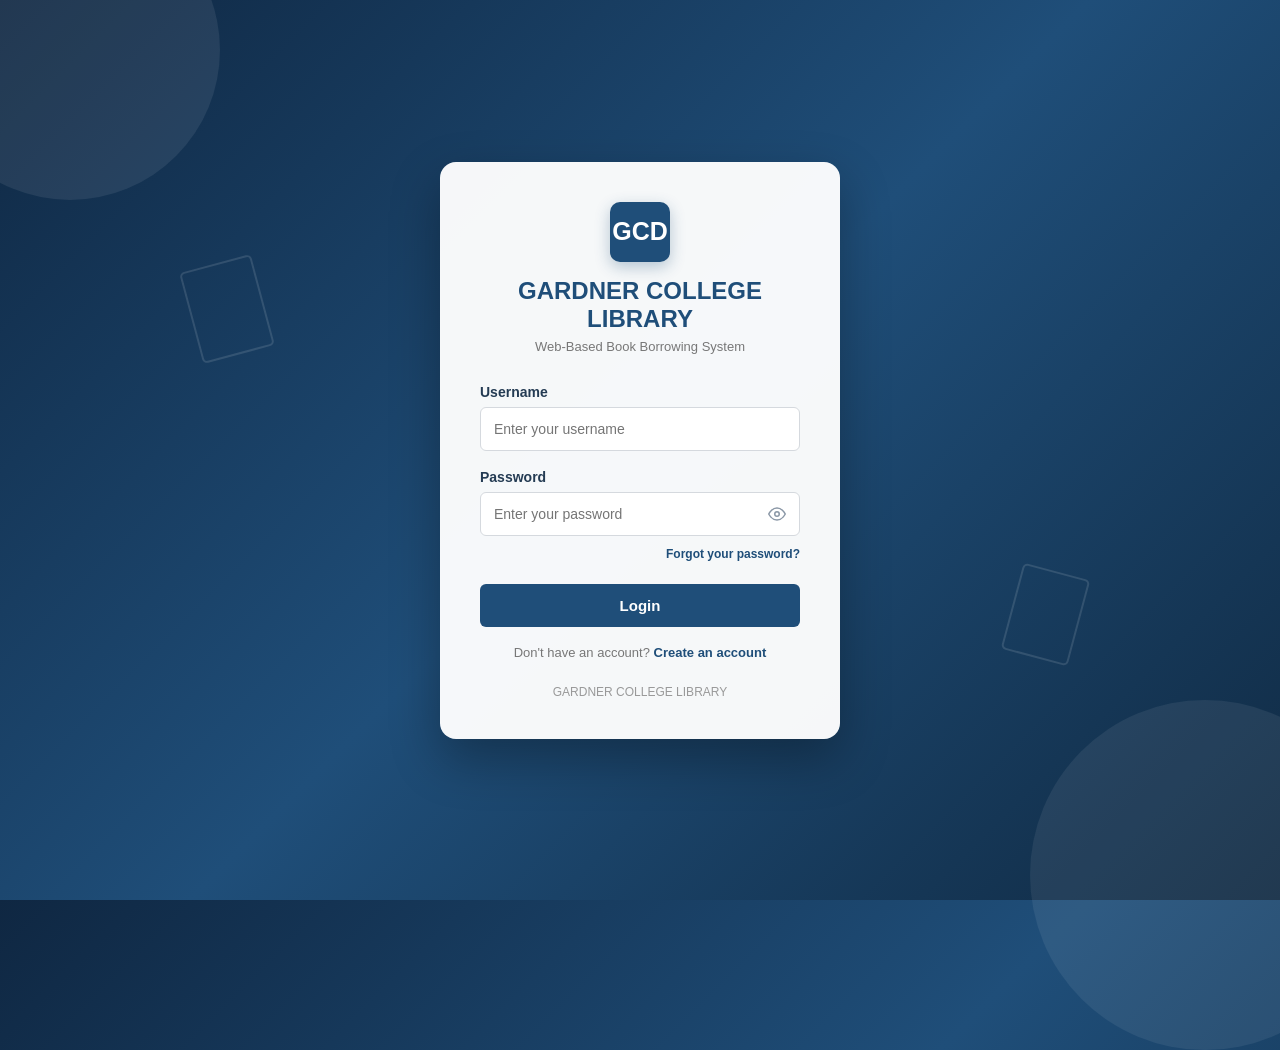
<file: index.html>
<!DOCTYPE html>
<html>

<head>

    <title>GARDNER COLLEGE LIBRARY- Login</title>

    <style>

        * {
            margin: 0;
            padding: 0;
            box-sizing: border-box;
            font-family: Arial, sans-serif;
        }

        body {
            background: linear-gradient(135deg, #0f2742, #1f4e79, #102a43);
            height: 100vh;
            display: flex;
            justify-content: center;
            align-items: center;
            overflow: hidden;
            position: relative;
        }

        /* ANIMATED LIBRARY BACKGROUND */

        body::before {
            content: "";
            position: absolute;
            width: 300px;
            height: 300px;
            background: rgba(255, 255, 255, 0.08);
            border-radius: 50%;
            top: -100px;
            left: -80px;
            animation: float1 8s infinite ease-in-out;
        }

        body::after {
            content: "";
            position: absolute;
            width: 350px;
            height: 350px;
            background: rgba(255, 255, 255, 0.07);
            border-radius: 50%;
            bottom: -150px;
            right: -100px;
            animation: float2 10s infinite ease-in-out;
        }

        @keyframes float1 {

            0% {
                transform: translate(0, 0);
            }

            50% {
                transform: translate(60px, 40px);
            }

            100% {
                transform: translate(0, 0);
            }

        }

        @keyframes float2 {

            0% {
                transform: translate(0, 0);
            }

            50% {
                transform: translate(-50px, -40px);
            }

            100% {
                transform: translate(0, 0);
            }

        }


        /* FLOATING BOOK SHAPES */

        .login-box::before {
            content: "";
            position: absolute;
            width: 70px;
            height: 90px;
            border: 2px solid rgba(255,255,255,0.12);
            border-radius: 5px;
            left: -250px;
            top: 100px;
            transform: rotate(-15deg);
            animation: book1 6s infinite ease-in-out;
        }

        .login-box::after {
            content: "";
            position: absolute;
            width: 65px;
            height: 85px;
            border: 2px solid rgba(255,255,255,0.12);
            border-radius: 5px;
            right: -240px;
            bottom: 80px;
            transform: rotate(15deg);
            animation: book2 7s infinite ease-in-out;
        }

        @keyframes book1 {

            0% {
                transform: translateY(0) rotate(-15deg);
            }

            50% {
                transform: translateY(-35px) rotate(-5deg);
            }

            100% {
                transform: translateY(0) rotate(-15deg);
            }

        }

        @keyframes book2 {

            0% {
                transform: translateY(0) rotate(15deg);
            }

            50% {
                transform: translateY(30px) rotate(25deg);
            }

            100% {
                transform: translateY(0) rotate(15deg);
            }

        }


        .login-box {
            width: 400px;
            background: rgba(255,255,255,0.96);
            padding: 40px;
            border-radius: 16px;
            box-shadow: 0 20px 50px rgba(0,0,0,0.30);
            position: relative;
            z-index: 2;
        }

        .header {
            text-align: center;
            margin-bottom: 30px;
        }

        .logo {
            width: 60px;
            height: 60px;
            background: #1f4e79;
            color: white;
            border-radius: 10px;
            margin: auto;
            display: flex;
            justify-content: center;
            align-items: center;
            font-size: 25px;
            font-weight: bold;
            box-shadow: 0 5px 15px rgba(31,78,121,0.3);
        }

        .header h1 {
            margin-top: 15px;
            color: #1f4e79;
            font-size: 24px;
        }

        .header p {
            color: #777;
            font-size: 13px;
            margin-top: 6px;
        }

        label {
            display: block;
            margin-top: 18px;
            margin-bottom: 7px;
            font-size: 14px;
            font-weight: bold;
            color: #243b53;
        }

        input {
            width: 100%;
            padding: 13px;
            border: 1px solid #d5d9de;
            border-radius: 6px;
            font-size: 14px;
            outline: none;
            transition: 0.3s;
        }

        input:focus {
            border-color: #1f4e79;
            box-shadow: 0 0 0 3px rgba(31,78,121,0.12);
        }

        button {
            width: 100%;
            padding: 13px;
            margin-top: 22px;
            border: none;
            border-radius: 6px;
            background: #1f4e79;
            color: white;
            font-size: 15px;
            font-weight: bold;
            cursor: pointer;
            transition: 0.3s;
        }

        button:hover {
            background: #163a5c;
            transform: translateY(-2px);
            box-shadow: 0 6px 15px rgba(31,78,121,0.3);
        }

        .footer {
            text-align: center;
            margin-top: 25px;
            color: #999;
            font-size: 12px;
        }

.register-text {
    text-align: center;
    margin-top: 18px;
    font-size: 13px;
    color: #777;
}

.register-text a {
    color: #1f4e79;
    font-weight: bold;
    text-decoration: none;
}

.register-text a:hover {
    text-decoration: underline;
}

.password-wrapper {
    position: relative;
}

.password-wrapper input {
    padding-right: 44px;
}

.toggle-password {
    position: absolute;
    right: 6px;
    top: 50%;
    transform: translateY(-50%);

    width: auto;
    margin: 0;
    padding: 6px 8px;

    background: none;
    border: none;
    box-shadow: none;

    font-size: 17px;
    line-height: 1;
    color: #8a97a6;
    cursor: pointer;
}

.toggle-password:hover {
    background: none;
    color: #1f4e79;
    transform: translateY(-50%);
    box-shadow: none;
}

.toggle-password svg {
    display: block;
}

.forgot-row {
    text-align: right;
    margin-top: 8px;
}

.forgot-row a {
    font-size: 12px;
    color: #1f4e79;
    font-weight: bold;
    text-decoration: none;
}

.forgot-row a:hover {
    text-decoration: underline;
}

.reset-subtitle {
    color: #777;
    font-size: 13px;
    margin: -8px 0 4px;
}
    </style>

   


</head>


<body>


    <div class="login-box">

        <div class="header">

            <div class="logo">GCD</div>

            <h1>GARDNER COLLEGE LIBRARY</h1>

            <p>Web-Based Book Borrowing System</p>

        </div>


        <!-- LOGIN VIEW -->
        <div id="loginView">

            <form onsubmit="login(); return false;">

                <label>Username</label>

                <input
                    type="text"
                    id="username"
                    placeholder="Enter your username"
                    required
                >


                <label>Password</label>

                <div class="password-wrapper">

                    <input
                        type="password"
                        id="password"
                        placeholder="Enter your password"
                        required
                    >

                    <button
                        type="button"
                        class="toggle-password"
                        onclick="togglePassword('password', this)"
                    >
                        <svg viewBox="0 0 24 24" width="18" height="18" fill="none" stroke="currentColor" stroke-width="2" stroke-linecap="round" stroke-linejoin="round"><path d="M1 12s4-8 11-8 11 8 11 8-4 8-11 8-11-8-11-8z"></path><circle cx="12" cy="12" r="3"></circle></svg>
                    </button>

                </div>

                <div class="forgot-row">
                    <a href="#" onclick="showReset(); return false;">
                        Forgot your password?
                    </a>
                </div>


                <button type="submit">
                    Login
                </button>

                <p class="register-text">
                    Don't have an account?
                    <a href="register.html">Create an account</a>
                </p>

            </form>

        </div>


        <!-- FORGOT PASSWORD / RESET VIEW -->
        <div id="resetView" style="display: none;">

            <p class="reset-subtitle">
                Enter your username and student ID to verify your
                identity, then set a new password.
            </p>

            <form onsubmit="resetPassword(); return false;">

                <label>Username</label>

                <input
                    type="text"
                    id="resetUsername"
                    placeholder="Enter your username"
                    required
                >


                <label>Student ID</label>

                <input
                    type="text"
                    id="resetStudentId"
                    placeholder="Enter your student ID"
                    required
                >


                <label>New Password</label>

                <div class="password-wrapper">

                    <input
                        type="password"
                        id="newPassword"
                        placeholder="Create a new password"
                        required
                    >

                    <button
                        type="button"
                        class="toggle-password"
                        onclick="togglePassword('newPassword', this)"
                    >
                        <svg viewBox="0 0 24 24" width="18" height="18" fill="none" stroke="currentColor" stroke-width="2" stroke-linecap="round" stroke-linejoin="round"><path d="M1 12s4-8 11-8 11 8 11 8-4 8-11 8-11-8-11-8z"></path><circle cx="12" cy="12" r="3"></circle></svg>
                    </button>

                </div>


                <label>Confirm New Password</label>

                <div class="password-wrapper">

                    <input
                        type="password"
                        id="confirmNewPassword"
                        placeholder="Confirm your new password"
                        required
                    >

                    <button
                        type="button"
                        class="toggle-password"
                        onclick="togglePassword('confirmNewPassword', this)"
                    >
                        <svg viewBox="0 0 24 24" width="18" height="18" fill="none" stroke="currentColor" stroke-width="2" stroke-linecap="round" stroke-linejoin="round"><path d="M1 12s4-8 11-8 11 8 11 8-4 8-11 8-11-8-11-8z"></path><circle cx="12" cy="12" r="3"></circle></svg>
                    </button>

                </div>


                <button type="submit">
                    Reset Password
                </button>

                <p class="register-text">
                    Remembered your password?
                    <a href="#" onclick="showLogin(); return false;">Back to Sign In</a>
                </p>

            </form>

        </div>


        <div class="footer">
            GARDNER COLLEGE LIBRARY
        </div>

    </div>


    <script>

        /* SHOW / HIDE PASSWORD */

        var eyeOpenIcon =
            '<svg viewBox="0 0 24 24" width="18" height="18" fill="none" stroke="currentColor" stroke-width="2" stroke-linecap="round" stroke-linejoin="round"><path d="M1 12s4-8 11-8 11 8 11 8-4 8-11 8-11-8-11-8z"></path><circle cx="12" cy="12" r="3"></circle></svg>';

        var eyeOffIcon =
            '<svg viewBox="0 0 24 24" width="18" height="18" fill="none" stroke="currentColor" stroke-width="2" stroke-linecap="round" stroke-linejoin="round"><path d="M17.94 17.94A10.94 10.94 0 0 1 12 20c-7 0-11-8-11-8a21.8 21.8 0 0 1 5.06-6.06M9.9 4.24A10.94 10.94 0 0 1 12 4c7 0 11 8 11 8a21.77 21.77 0 0 1-2.16 3.19M14.12 14.12a3 3 0 1 1-4.24-4.24"></path><line x1="1" y1="1" x2="23" y2="23"></line></svg>';


        function togglePassword(inputId, button) {

            var input =
                document.getElementById(inputId);


            if (input.type === "password") {

                input.type = "text";
                button.innerHTML = eyeOffIcon;

            }

            else {

                input.type = "password";
                button.innerHTML = eyeOpenIcon;

            }

        }


        /* SWITCH BETWEEN LOGIN AND FORGOT-PASSWORD VIEWS */

        function showReset() {

            document.getElementById("loginView").style.display = "none";
            document.getElementById("resetView").style.display = "block";

        }

        function showLogin() {

            document.getElementById("resetView").style.display = "none";
            document.getElementById("loginView").style.display = "block";

        }


        /* RESET PASSWORD */

        function resetPassword() {

            var username =
                document.getElementById("resetUsername").value;

            var studentid =
                document.getElementById("resetStudentId").value;

            var newPassword =
                document.getElementById("newPassword").value;

            var confirmNewPassword =
                document.getElementById("confirmNewPassword").value;


            if (newPassword != confirmNewPassword) {

                alert("New passwords do not match!");

                return;

            }


            var savedAccount =
                localStorage.getItem("user_" + username);


            if (savedAccount == null) {

                alert("No account found with that username.");

                return;

            }


            var account =
                JSON.parse(savedAccount);


            if (account.studentid != studentid) {

                alert("Student ID does not match our records.");

                return;

            }


            account.password = newPassword;

            localStorage.setItem(
                "user_" + username,
                JSON.stringify(account)
            );


            alert("Password reset successfully! You can now sign in.");

            showLogin();

        }


        function login() {

    var username =
        document.getElementById("username").value;

    var password =
        document.getElementById("password").value;


    /* Check registered student account */

    var savedAccount =
        localStorage.getItem("user_" + username);


    if (savedAccount != null) {

        var account =
            JSON.parse(savedAccount);


        if (account.password == password) {

            /* Accounts created before roles existed default to student */

            if (!account.role) {

                account.role = "student";

            }

            localStorage.setItem(
                "loggedInUser",
                JSON.stringify(account)
            );

            window.location.href = "dashboard.html";

        }

        else {

            alert("Incorrect password!");

        }

        return;

    }


    /* Administrator account */

    if (username == "admin" && password == "12345") {

        localStorage.setItem(
            "loggedInUser",
            JSON.stringify({
                fullname: "Administrator",
                username: "admin",
                role: "admin"
            })
        );

        window.location.href = "dashboard.html";

    }

    else {

        alert("Username or password is incorrect!");

    }

}
    </script>

</body>

</html>
</file>
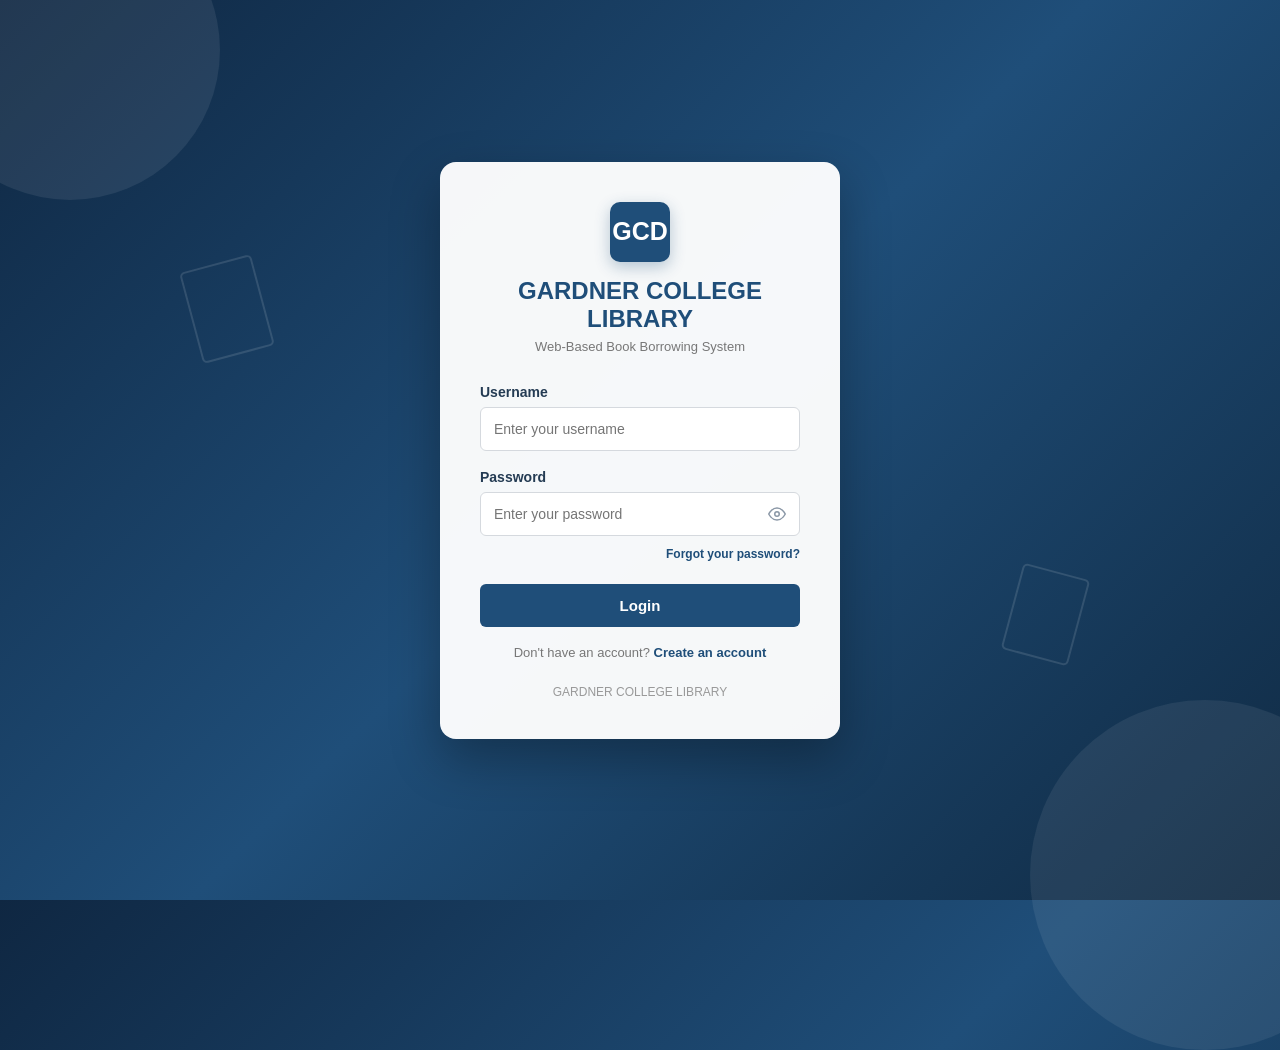
<file: books.html>
<!DOCTYPE html>
<html>
<head>
    <title>Books - BOOKLIB</title>
    <link rel="stylesheet" href="style.css">
</head>

<body>

<div class="dashboard">

    <!-- SIDEBAR -->
    <div class="sidebar">

        <div class="brand">
            <div class="small-logo">B</div>

            <div>
                <h2>BOOKLIB</h2>
                <p>Library System</p>
            </div>
        </div>

        <div class="navigation">

            <p class="nav-title">MAIN MENU</p>

            <a href="dashboard.html" class="nav-link">
                Dashboard
            </a>

            <a href="books.html" class="nav-link active">
                Books
            </a>

            <a href="borrow.html" class="nav-link">
                Borrow Books
            </a>

            <a href="borrowed.html" class="nav-link">
                My Borrowed Books
            </a>

            <a href="history.html" class="nav-link">
                Borrowing History
            </a>

            <p class="nav-title">ACCOUNT</p>

            <a href="profile.html" class="nav-link">
                My Profile
            </a>

            <p class="nav-title admin-only">ADMIN</p>

            <a href="students.html" class="nav-link admin-only">
                Registered Students
            </a>

        </div>

        <div class="sidebar-bottom">
            <a href="index.html" class="logout" onclick="logout(); return false;">
                Log Out
            </a>
        </div>

    </div>


    <!-- MAIN CONTENT -->
    <div class="content">

        <!-- HEADER -->
        <div class="top">

            <div>
                <h1>Books</h1>
                <p>Browse the books available in the library.</p>
            </div>

            <div class="profile">
                <div class="profile-picture">GC</div>

                <div>
                    <strong>Gen Macken Canaria</strong>
                    <p>Student</p>
                </div>
            </div>

        </div>


        <!-- SEARCH -->
        <div class="search-area">

            <div>
                <h2>Find a Book</h2>
                <p>Search for a book by title or author.</p>
            </div>

            <div class="search">
                <input
                    type="text"
                    placeholder="Search by title or author"
                >

                <button>Search</button>
            </div>

        </div>


        <!-- BOOK INFORMATION -->
        <div class="section">

            <div class="section-header">

                <div>
                    <h2>Library Books</h2>
                    <p>Book information will be added after consultation with the librarian.</p>
                </div>

            </div>


            <!-- BOOK TABLE -->
            <div class="book-table-container">

                <table class="book-table">

                    <tr>
                        <th>Book ID</th>
                        <th>Book Title</th>
                        <th>Author</th>
                        <th>Category</th>
                        <th>Available Copies</th>
                        <th>Status</th>
                        <th>Action</th>
                    </tr>

                    <!-- BOOK 1 -->
                    <tr>
                        <td>---</td>
                        <td>Book Title</td>
                        <td>---</td>
                        <td>---</td>
                        <td>---</td>

                        <td>
                            <span class="available">
                                Available
                            </span>
                        </td>

                        <td>
                            <button class="borrow-button">
                                Borrow
                            </button>
                        </td>
                    </tr>


                    <!-- BOOK 2 -->
                    <tr>
                        <td>---</td>
                        <td>Book Title</td>
                        <td>---</td>
                        <td>---</td>
                        <td>---</td>

                        <td>
                            <span class="available">
                                Available
                            </span>
                        </td>

                        <td>
                            <button class="borrow-button">
                                Borrow
                            </button>
                        </td>
                    </tr>


                    <!-- BOOK 3 -->
                    <tr>
                        <td>---</td>
                        <td>Book Title</td>
                        <td>---</td>
                        <td>---</td>
                        <td>---</td>

                        <td>
                            <span class="borrowed">
                                Borrowed
                            </span>
                        </td>

                        <td>
                            <button class="borrow-button" disabled>
                                Unavailable
                            </button>
                        </td>
                    </tr>


                    <!-- BOOK 4 -->
                    <tr>
                        <td>---</td>
                        <td>Book Title</td>
                        <td>---</td>
                        <td>---</td>
                        <td>---</td>

                        <td>
                            <span class="available">
                                Available
                            </span>
                        </td>

                        <td>
                            <button class="borrow-button">
                                Borrow
                            </button>
                        </td>
                    </tr>

                </table>

            </div>

        </div>


        <!-- INFORMATION NOTE -->
        <div class="book-note">

            <h3>Library Information</h3>

            <p>
                Book information will be updated based on the official
                records provided by the school librarian.
            </p>

        </div>

    </div>

</div>

<script src="auth.js"></script>

</body>
</html>
</file>
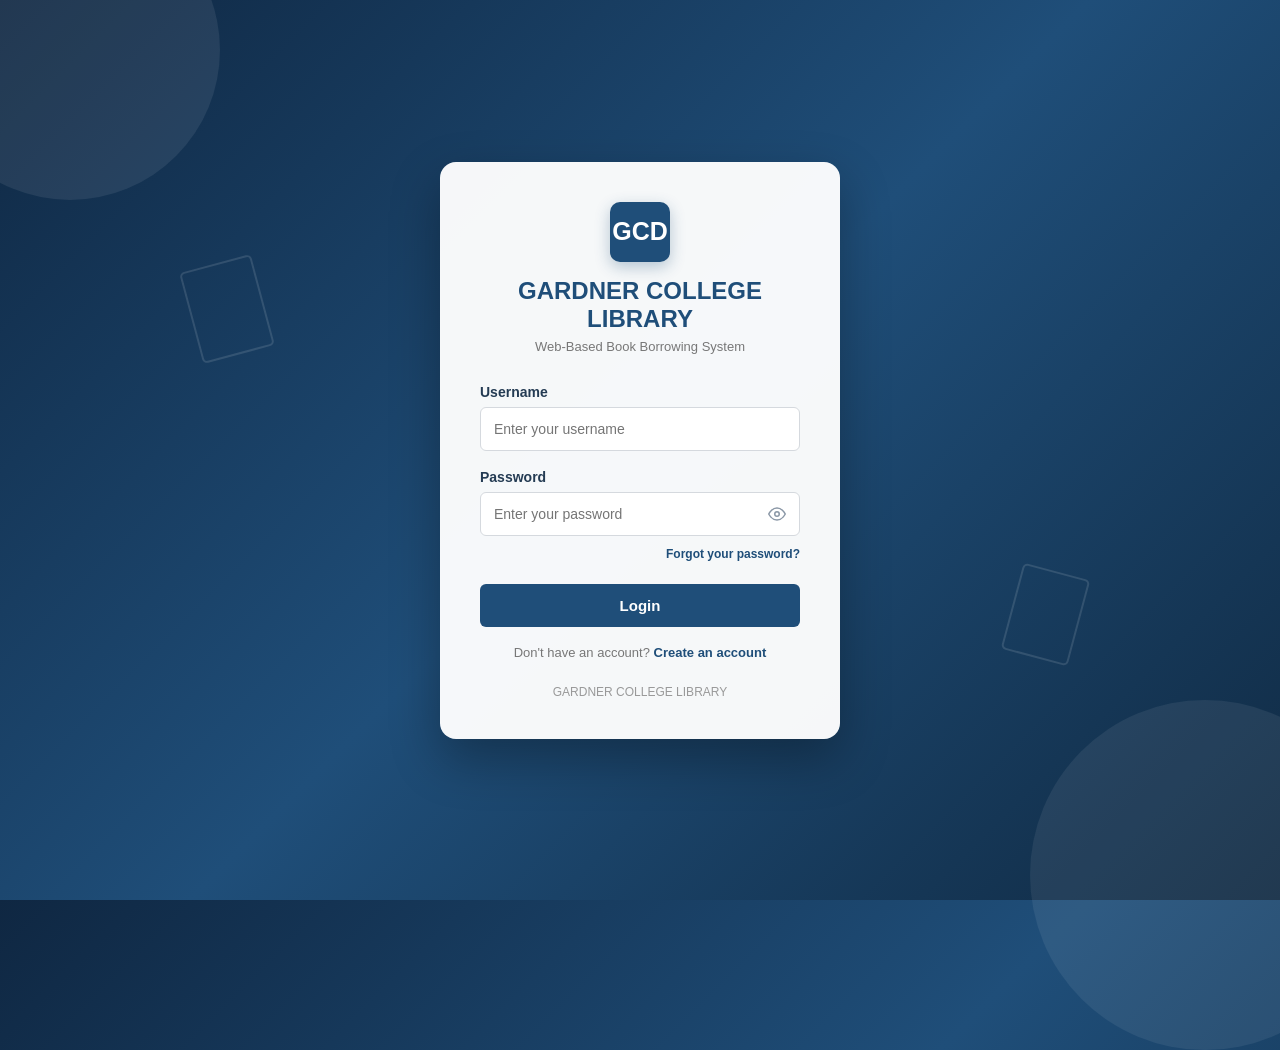
<file: borrow.html>
<!DOCTYPE html>
<html>

<head>
    <title>Borrow Books - BOOKLIB</title>
    <link rel="stylesheet" href="style.css">
</head>

<body>

<div class="dashboard">

    <!-- SIDEBAR -->
    <div class="sidebar">

        <div class="brand">
            <div class="small-logo">B</div>

            <div>
                <h2>BOOKLIB</h2>
                <p>Library System</p>
            </div>
        </div>

        <div class="navigation">

            <p class="nav-title">MAIN MENU</p>

            <a href="dashboard.html" class="nav-link">
                Dashboard
            </a>

            <a href="books.html" class="nav-link">
                Books
            </a>

            <a href="borrow.html" class="nav-link active">
                Borrow Books
            </a>

            <a href="borrowed.html" class="nav-link">
                My Borrowed Books
            </a>

            <a href="history.html" class="nav-link">
                Borrowing History
            </a>

            <p class="nav-title">ACCOUNT</p>

            <a href="profile.html" class="nav-link">
                My Profile
            </a>

            <p class="nav-title admin-only">ADMIN</p>

            <a href="students.html" class="nav-link admin-only">
                Registered Students
            </a>

        </div>

        <div class="sidebar-bottom">
            <a href="index.html" class="logout" onclick="logout(); return false;">
                Log Out
            </a>
        </div>

    </div>


    <!-- MAIN CONTENT -->
    <div class="content">

        <!-- HEADER -->
        <div class="top">

            <div>
                <h1>Borrow Books</h1>
                <p>Request a book from the library.</p>
            </div>

            <div class="profile">

                <div class="profile-picture">
                    GC
                </div>

                <div>
                    <strong>Gen Macken Canaria</strong>
                    <p>Student</p>
                </div>

            </div>

        </div>


        <!-- INFORMATION -->
        <div class="borrow-notice">

            <div class="notice-icon">
                !
            </div>

            <div>
                <h3>Borrowing Information</h3>

                <p>
                    Official borrowing rules and book information
                    will be added after consultation with the librarian.
                </p>
            </div>

        </div>


        <!-- BORROWING REQUEST -->
        <div class="section">

            <div class="section-header">

                <div>
                    <h2>Borrowing Request</h2>
                    <p>Select or enter the book information here.</p>
                </div>

            </div>


            <div class="borrow-form">

                <div class="form-group">

                    <label>Book ID</label>

                    <input
                        type="text"
                        placeholder="To be provided"
                        disabled
                    >

                </div>


                <div class="form-group">

                    <label>Book Title</label>

                    <input
                        type="text"
                        placeholder="To be provided"
                        disabled
                    >

                </div>


                <div class="form-group">

                    <label>Author</label>

                    <input
                        type="text"
                        placeholder="To be provided"
                        disabled
                    >

                </div>


                <div class="form-group">

                    <label>Borrowing Period</label>

                    <input
                        type="text"
                        placeholder="To be provided by librarian"
                        disabled
                    >

                </div>


                <button class="request-button" disabled>
                    Submit Borrowing Request
                </button>

            </div>

        </div>


        <!-- BORROWING RULES -->
        <div class="section">

            <div class="section-header">

                <div>
                    <h2>Borrowing Rules</h2>
                    <p>Official library policies will be added here.</p>
                </div>

            </div>


            <div class="rules-list">

                <div class="rule-item">
                    <span>01</span>
                    <p>Maximum books allowed: To be provided</p>
                </div>

                <div class="rule-item">
                    <span>02</span>
                    <p>Borrowing period: To be provided</p>
                </div>

                <div class="rule-item">
                    <span>03</span>
                    <p>Renewal policy: To be provided</p>
                </div>

                <div class="rule-item">
                    <span>04</span>
                    <p>Late return policy: To be provided</p>
                </div>

            </div>

        </div>

    </div>

</div>

<script src="auth.js"></script>

</body>
</html>
</file>
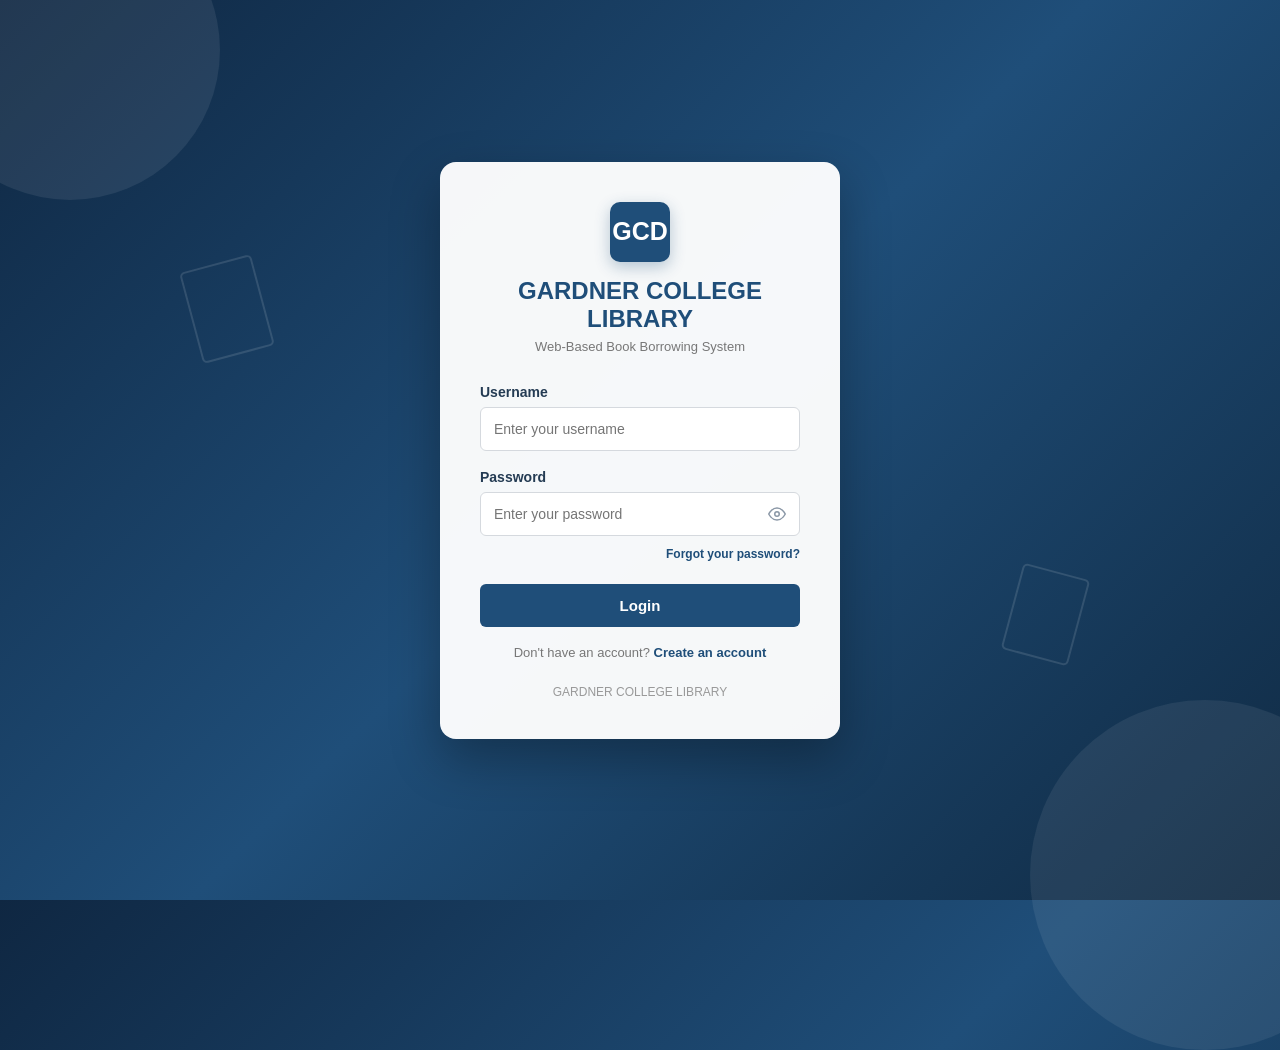
<file: borrowed.html>
<!DOCTYPE html>
<html lang="en">

<head>
    <meta charset="UTF-8">
    <meta name="viewport" content="width=device-width, initial-scale=1.0">
    <title>My Borrowed Books - BOOKLIB</title>
    <link rel="stylesheet" href="style.css">
</head>

<body>

<div class="dashboard">

    <!-- SIDEBAR -->
    <div class="sidebar">

        <div class="brand">
            <div class="small-logo">B</div>

            <div>
                <h2>BOOKLIB</h2>
                <p>Library System</p>
            </div>
        </div>

        <div class="navigation">

            <p class="nav-title">MAIN MENU</p>

            <a href="dashboard.html" class="nav-link">
                Dashboard
            </a>

            <a href="books.html" class="nav-link">
                Books
            </a>

            <a href="borrow.html" class="nav-link">
                Borrow Books
            </a>

            <a href="borrowed.html" class="nav-link active">
                My Borrowed Books
            </a>

            <a href="history.html" class="nav-link">
                Borrowing History
            </a>

            <p class="nav-title">ACCOUNT</p>

            <a href="profile.html" class="nav-link">
                My Profile
            </a>

            <p class="nav-title admin-only">ADMIN</p>

            <a href="students.html" class="nav-link admin-only">
                Registered Students
            </a>

        </div>

        <div class="sidebar-bottom">
            <a href="index.html" class="logout" onclick="logout(); return false;">
                Log Out
            </a>
        </div>

    </div>


    <!-- MAIN CONTENT -->
    <div class="content">

        <!-- HEADER -->
        <div class="top">

            <div>
                <h1>My Borrowed Books</h1>
                <p>View and manage the books you currently borrowed.</p>
            </div>

            <div class="profile">

                <div class="profile-picture">
                    GC
                </div>

                <div>
                    <strong>Gen Macken Canaria</strong>
                    <p>Student</p>
                </div>

            </div>

        </div>


        <!-- SUMMARY CARDS -->
        <div class="borrow-summary">

            <div class="summary-card">
                <div class="summary-icon">📚</div>
                <div>
                    <h3>0</h3>
                    <p>Currently Borrowed</p>
                </div>
            </div>

            <div class="summary-card">
                <div class="summary-icon">📅</div>
                <div>
                    <h3>0</h3>
                    <p>Due Soon</p>
                </div>
            </div>

            <div class="summary-card">
                <div class="summary-icon">✓</div>
                <div>
                    <h3>0</h3>
                    <p>Returned Books</p>
                </div>
            </div>

        </div>


        <!-- BORROWED BOOKS -->
        <div class="borrowed-container">

            <div class="section-header">
                <div>
                    <h2>Currently Borrowed</h2>
                    <p>Your borrowed books will appear here.</p>
                </div>
            </div>

            <div class="empty-borrowed">

                <div class="empty-icon">
                    📖
                </div>

                <h2>No Borrowed Books</h2>

                <p>
                    You currently don't have any borrowed books.
                </p>

                <a href="borrow.html" class="borrow-button">
                    Browse Books
                </a>

            </div>

        </div>

    </div>

</div>

<script src="auth.js"></script>

</body>
</html>
</file>
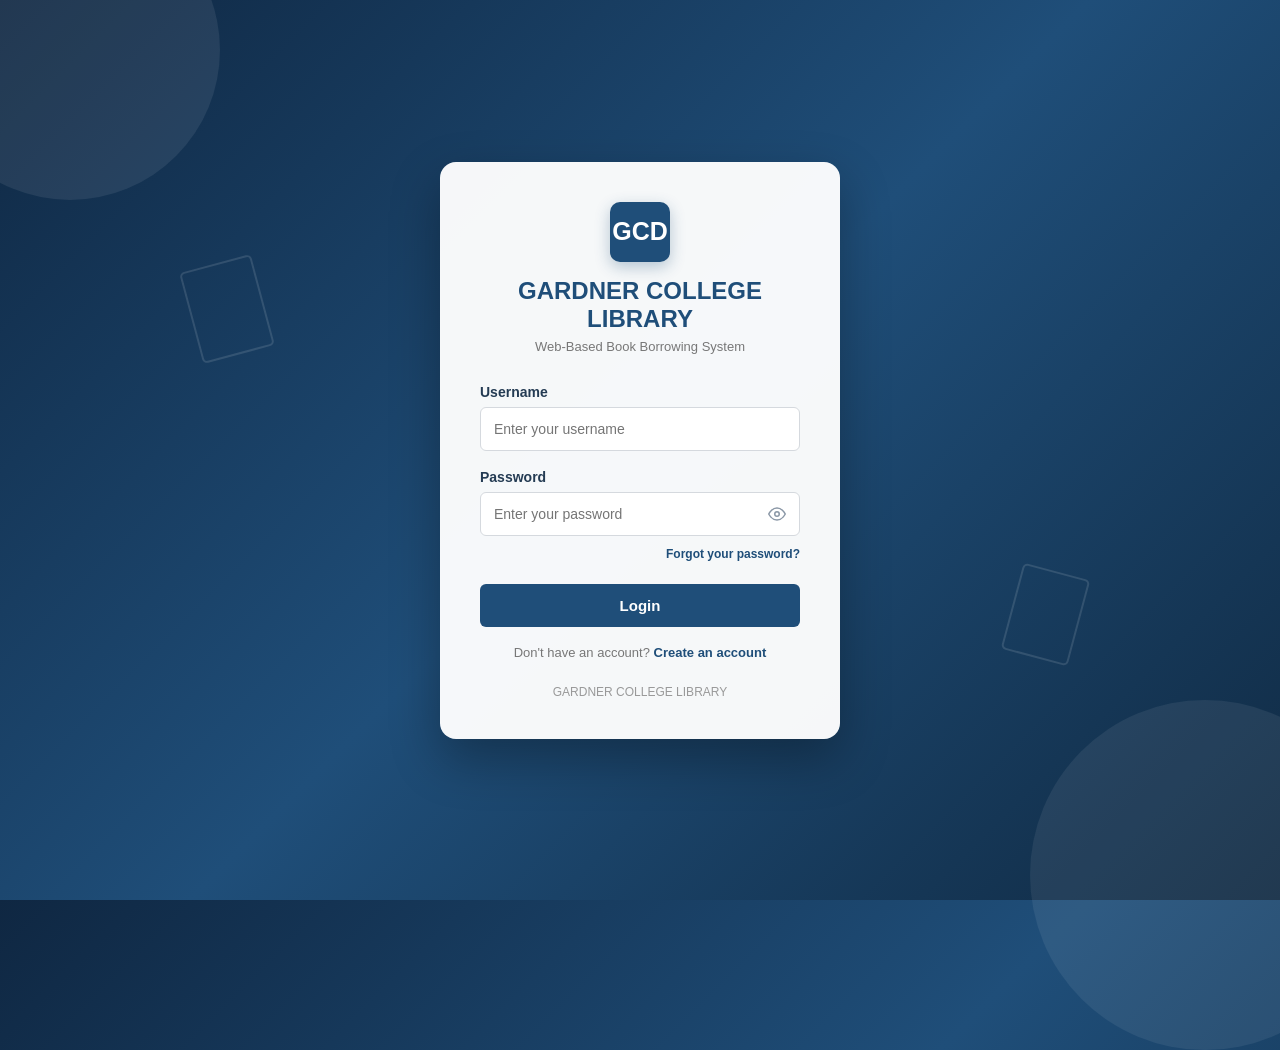
<file: history.html>
<!DOCTYPE html>
<html>

<head>
    <title>Borrowing History - BOOKLIB</title>
    <link rel="stylesheet" href="style.css">
</head>

<body>

<div class="dashboard">

    <!-- SIDEBAR -->
    <div class="sidebar">

        <div class="brand">

            <div class="small-logo">B</div>

            <div>
                <h2>BOOKLIB</h2>
                <p>Library System</p>
            </div>

        </div>


        <div class="navigation">

            <p class="nav-title">MAIN MENU</p>

            <a href="dashboard.html" class="nav-link">
                Dashboard
            </a>

            <a href="books.html" class="nav-link">
                Books
            </a>

            <a href="borrow.html" class="nav-link">
                Borrow Books
            </a>

            <a href="borrowed.html" class="nav-link">
                My Borrowed Books
            </a>

            <a href="history.html" class="nav-link active">
                Borrowing History
            </a>


            <p class="nav-title">ACCOUNT</p>

            <a href="profile.html" class="nav-link">
                My Profile
            </a>

            <p class="nav-title admin-only">ADMIN</p>

            <a href="students.html" class="nav-link admin-only">
                Registered Students
            </a>

        </div>


        <div class="sidebar-bottom">

            <a href="index.html" class="logout" onclick="logout(); return false;">
                Log Out
            </a>

        </div>

    </div>


    <!-- CONTENT -->
    <div class="content">

        <!-- HEADER -->
        <div class="top">

            <div>

                <h1>Borrowing History</h1>

                <p>
                    View your previous library transactions.
                </p>

            </div>


            <div class="profile">

                <div class="profile-picture">
                    GC
                </div>

                <div>

                    <strong>Gen Macken Canaria</strong>

                    <p>Student</p>

                </div>

            </div>

        </div>


        <!-- INFORMATION NOTICE -->
        <div class="history-notice">

            <div class="history-icon">
                H
            </div>

            <div>

                <h3>Borrowing Records</h3>

                <p>
                    Your borrowing history will appear here after
                    the library records are connected to the system.
                </p>

            </div>

        </div>


        <!-- HISTORY TABLE -->
        <div class="section">

            <div class="section-header">

                <div>

                    <h2>My Borrowing History</h2>

                    <p>
                        Previous books borrowed from the library.
                    </p>

                </div>

            </div>


            <div class="history-table-container">

                <table class="history-table">

                    <tr>

                        <th>Transaction ID</th>
                        <th>Book Title</th>
                        <th>Date Borrowed</th>
                        <th>Due Date</th>
                        <th>Date Returned</th>
                        <th>Status</th>

                    </tr>


                    <tr>

                        <td>---</td>

                        <td>
                            No record yet
                        </td>

                        <td>---</td>

                        <td>---</td>

                        <td>---</td>

                        <td>
                            <span class="history-pending">
                                No Record
                            </span>
                        </td>

                    </tr>

                </table>

            </div>

        </div>


        <!-- SUMMARY -->
        <div class="history-summary">

            <div class="history-summary-card">

                <p>Total Borrowed</p>

                <h2>--</h2>

                <span>Books borrowed</span>

            </div>


            <div class="history-summary-card">

                <p>Total Returned</p>

                <h2>--</h2>

                <span>Books returned</span>

            </div>


            <div class="history-summary-card">

                <p>Currently Borrowed</p>

                <h2>--</h2>

                <span>Books not yet returned</span>

            </div>


            <div class="history-summary-card">

                <p>Overdue</p>

                <h2>--</h2>

                <span>Needs attention</span>

            </div>

        </div>

    </div>

</div>

<script src="auth.js"></script>

</body>
</html>
</file>
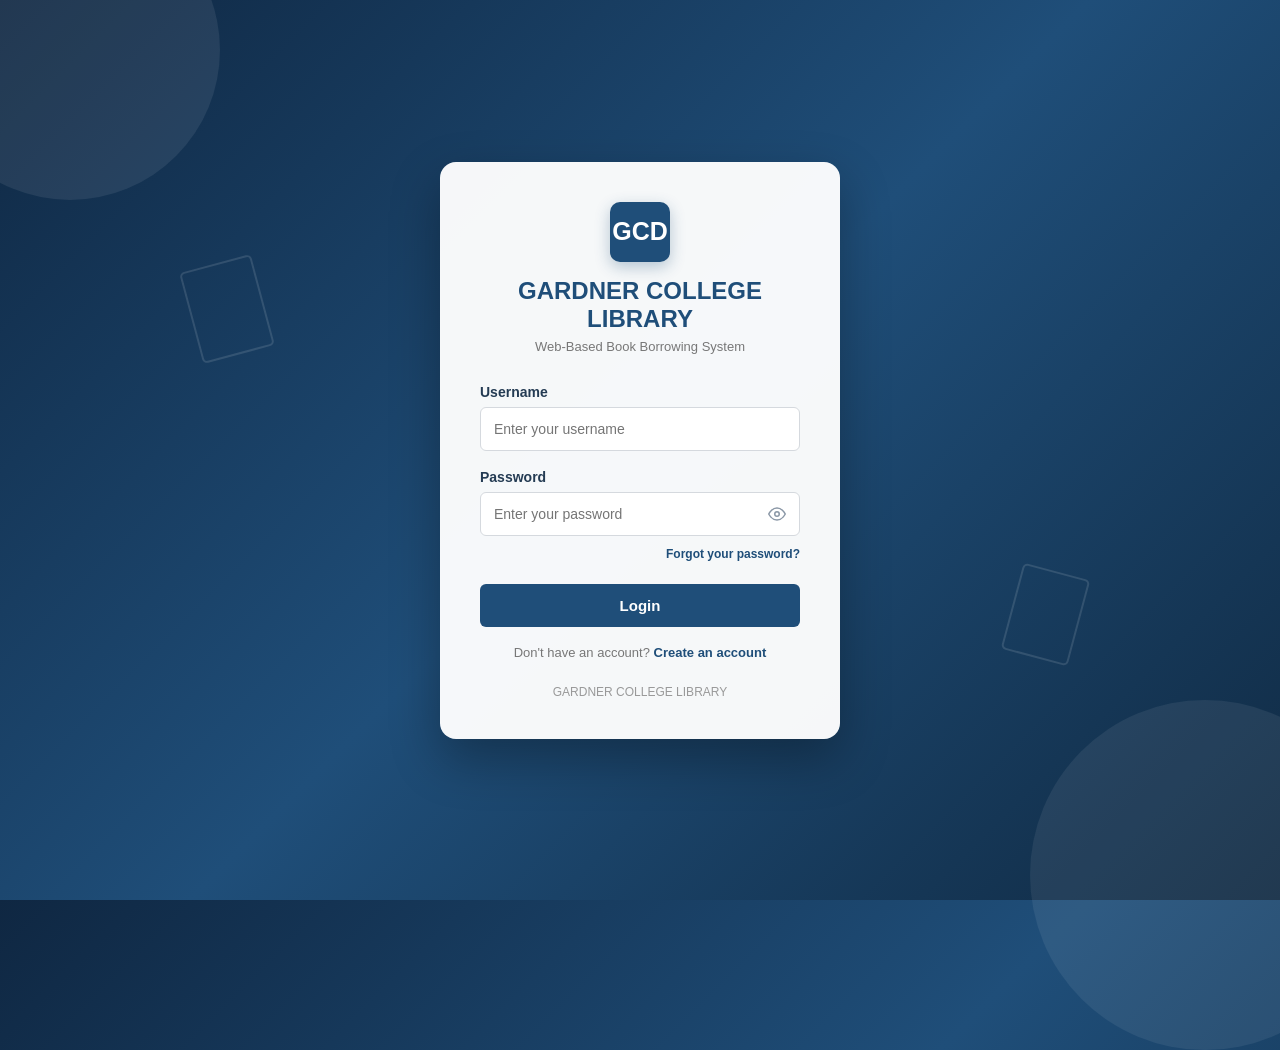
<file: profile.html>
<!DOCTYPE html>
<html>

<head>
    <title>My Profile - BOOKLIB</title>
    <link rel="stylesheet" href="style.css">
</head>

<body>

<div class="dashboard">

    <!-- SIDEBAR -->
    <div class="sidebar">

        <div class="brand">
            <div class="small-logo">B</div>

            <div>
                <h2>BOOKLIB</h2>
                <p>Library System</p>
            </div>
        </div>

        <div class="navigation">

            <p class="nav-title">MAIN MENU</p>

            <a href="dashboard.html" class="nav-link">
                Dashboard
            </a>

            <a href="books.html" class="nav-link">
                Books
            </a>

            <a href="borrow.html" class="nav-link">
                Borrow Books
            </a>

            <a href="borrowed.html" class="nav-link">
                My Borrowed Books
            </a>

            <a href="history.html" class="nav-link">
                Borrowing History
            </a>

            <p class="nav-title">ACCOUNT</p>

            <a href="profile.html" class="nav-link active">
                My Profile
            </a>

            <p class="nav-title admin-only">ADMIN</p>

            <a href="students.html" class="nav-link admin-only">
                Registered Students
            </a>

        </div>

        <div class="sidebar-bottom">
            <a href="index.html" class="logout" onclick="logout(); return false;">
                Log Out
            </a>
        </div>

    </div>


    <!-- MAIN CONTENT -->
    <div class="content">

        <!-- HEADER -->
        <div class="top">

            <div>
                <h1>My Profile</h1>
                <p>View your account details and update your info.</p>
            </div>

            <div class="profile">

                <div class="profile-picture">
                    GC
                </div>

                <div>
                    <strong>Gen Macken Canaria</strong>
                    <p>Student</p>
                </div>

            </div>

        </div>


        <!-- ACCOUNT DETAILS -->
        <div class="section">

            <div class="section-header">
                <div>
                    <h2>Account Details</h2>
                    <p>Your basic account information.</p>
                </div>
            </div>

            <form id="detailsForm" class="borrow-form" onsubmit="saveDetails(); return false;">

                <div class="form-group">
                    <label>Full Name</label>
                    <input type="text" id="fullName" required>
                </div>

                <div class="form-group" id="studentIdGroup">
                    <label>Student ID</label>
                    <div class="profile-static" id="studentIdDisplay">---</div>
                </div>

                <div class="form-group">
                    <label>Username</label>
                    <div class="profile-static" id="usernameDisplay">---</div>
                </div>

                <div class="form-group">
                    <label>Role</label>
                    <div class="profile-static" id="roleDisplay">---</div>
                </div>

                <button type="submit" class="request-button">
                    Save Changes
                </button>

            </form>

        </div>


        <!-- CHANGE PASSWORD -->
        <div class="section">

            <div class="section-header">
                <div>
                    <h2>Change Password</h2>
                    <p>Update the password you use to sign in.</p>
                </div>
            </div>

            <form id="passwordForm" class="borrow-form" onsubmit="changePassword(); return false;">

                <div class="form-group">
                    <label>Current Password</label>
                    <input type="password" id="currentPassword" required>
                </div>

                <div class="form-group"></div>

                <div class="form-group">
                    <label>New Password</label>
                    <input type="password" id="newPassword" required>
                </div>

                <div class="form-group">
                    <label>Confirm New Password</label>
                    <input type="password" id="confirmNewPassword" required>
                </div>

                <button type="submit" class="request-button">
                    Update Password
                </button>

            </form>

        </div>

    </div>

</div>

<script src="auth.js"></script>

<script>

    /* Populate the form with the logged-in account's info */

    function loadProfile() {

        var user = window.currentUser;

        if (!user) {
            return;
        }

        document.getElementById("fullName").value =
            user.fullname || "";

        document.getElementById("usernameDisplay").textContent =
            user.username || "---";

        document.getElementById("roleDisplay").textContent =
            user.role === "admin" ? "Administrator" : "Student";


        if (user.role === "admin") {

            document.getElementById("studentIdGroup").style.display = "none";

        }

        else {

            document.getElementById("studentIdDisplay").textContent =
                user.studentid || "---";

        }

    }

    loadProfile();


    /* SAVE FULL NAME */

    function saveDetails() {

        var user = window.currentUser;

        var newFullName =
            document.getElementById("fullName").value.trim();

        if (newFullName === "") {

            alert("Full name cannot be empty.");

            return;

        }


        user.fullname = newFullName;

        localStorage.setItem(
            "loggedInUser",
            JSON.stringify(user)
        );


        if (user.role === "admin") {

            localStorage.setItem("adminFullname", newFullName);

        }

        else {

            var savedAccount =
                localStorage.getItem("user_" + user.username);

            if (savedAccount != null) {

                var account =
                    JSON.parse(savedAccount);

                account.fullname = newFullName;

                localStorage.setItem(
                    "user_" + user.username,
                    JSON.stringify(account)
                );

            }

        }


        alert("Profile updated successfully!");

        window.location.reload();

    }


    /* CHANGE PASSWORD */

    function changePassword() {

        var user = window.currentUser;

        var currentPassword =
            document.getElementById("currentPassword").value;

        var newPassword =
            document.getElementById("newPassword").value;

        var confirmNewPassword =
            document.getElementById("confirmNewPassword").value;


        if (newPassword != confirmNewPassword) {

            alert("New passwords do not match!");

            return;

        }


        if (user.role === "admin") {

            var storedAdminPassword =
                localStorage.getItem("adminPassword") || "12345";

            if (currentPassword != storedAdminPassword) {

                alert("Current password is incorrect!");

                return;

            }

            localStorage.setItem("adminPassword", newPassword);

        }

        else {

            var savedAccount =
                localStorage.getItem("user_" + user.username);

            if (savedAccount == null) {

                alert("Account not found.");

                return;

            }

            var account =
                JSON.parse(savedAccount);


            if (account.password != currentPassword) {

                alert("Current password is incorrect!");

                return;

            }

            account.password = newPassword;

            localStorage.setItem(
                "user_" + user.username,
                JSON.stringify(account)
            );

        }


        alert("Password updated successfully!");

        document.getElementById("passwordForm").reset();

    }

</script>

</body>
</html>
</file>
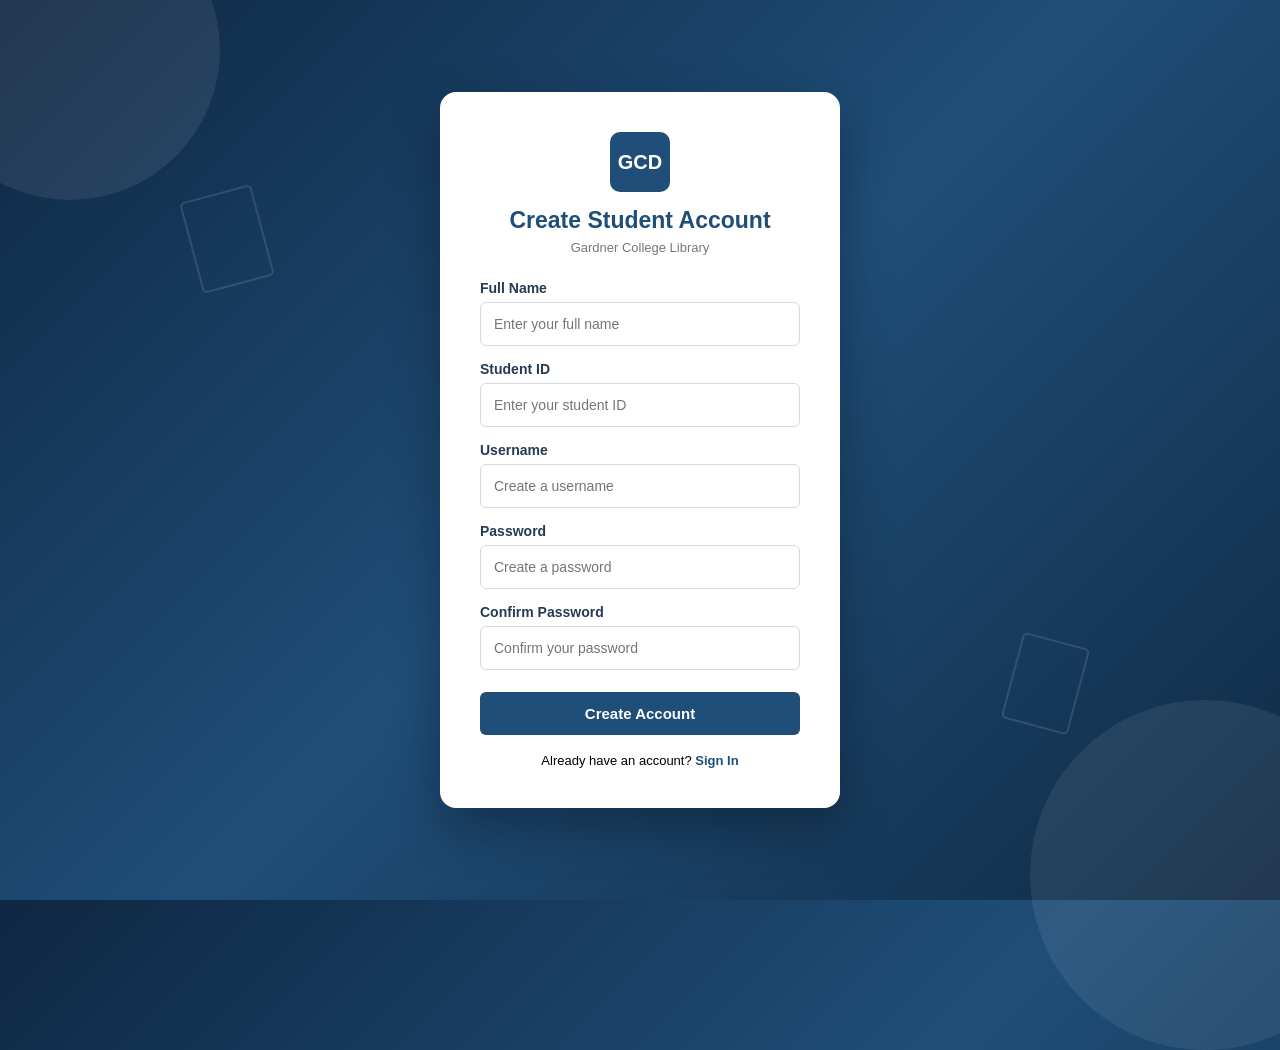
<file: register.html>
<!DOCTYPE html>
<html>

<head>

    <title>GARDNER COLLEGE LIBRARY - Create Account</title>

    <style>

        * {
            margin: 0;
            padding: 0;
            box-sizing: border-box;
            font-family: Arial, sans-serif;
        }

        body {
            background: linear-gradient(135deg, #0f2742, #1f4e79, #102a43);
            height: 100vh;
            display: flex;
            justify-content: center;
            align-items: center;
            overflow: hidden;
            position: relative;
        }

        /* ANIMATED LIBRARY BACKGROUND */

        body::before {
            content: "";
            position: absolute;
            width: 300px;
            height: 300px;
            background: rgba(255, 255, 255, 0.08);
            border-radius: 50%;
            top: -100px;
            left: -80px;
            animation: float1 8s infinite ease-in-out;
        }

        body::after {
            content: "";
            position: absolute;
            width: 350px;
            height: 350px;
            background: rgba(255, 255, 255, 0.07);
            border-radius: 50%;
            bottom: -150px;
            right: -100px;
            animation: float2 10s infinite ease-in-out;
        }

        @keyframes float1 {

            0% {
                transform: translate(0, 0);
            }

            50% {
                transform: translate(60px, 40px);
            }

            100% {
                transform: translate(0, 0);
            }

        }

        @keyframes float2 {

            0% {
                transform: translate(0, 0);
            }

            50% {
                transform: translate(-50px, -40px);
            }

            100% {
                transform: translate(0, 0);
            }

        }


        /* FLOATING BOOK SHAPES */

        .register-box::before {
            content: "";
            position: absolute;
            width: 70px;
            height: 90px;
            border: 2px solid rgba(255,255,255,0.12);
            border-radius: 5px;
            left: -250px;
            top: 100px;
            transform: rotate(-15deg);
            animation: book1 6s infinite ease-in-out;
        }

        .register-box::after {
            content: "";
            position: absolute;
            width: 65px;
            height: 85px;
            border: 2px solid rgba(255,255,255,0.12);
            border-radius: 5px;
            right: -240px;
            bottom: 80px;
            transform: rotate(15deg);
            animation: book2 7s infinite ease-in-out;
        }

        @keyframes book1 {

            0% {
                transform: translateY(0) rotate(-15deg);
            }

            50% {
                transform: translateY(-35px) rotate(-5deg);
            }

            100% {
                transform: translateY(0) rotate(-15deg);
            }

        }

        @keyframes book2 {

            0% {
                transform: translateY(0) rotate(15deg);
            }

            50% {
                transform: translateY(30px) rotate(25deg);
            }

            100% {
                transform: translateY(0) rotate(15deg);
            }

        }


        .register-box {
            width: 400px;
            background: white;
            padding: 40px;
            border-radius: 16px;
            box-shadow: 0 20px 50px rgba(0,0,0,0.3);
            position: relative;
            z-index: 2;
        }

        .header {
            text-align: center;
            margin-bottom: 25px;
        }

        .logo {
            width: 60px;
            height: 60px;
            background: #1f4e79;
            color: white;
            border-radius: 10px;
            margin: auto;

            display: flex;
            justify-content: center;
            align-items: center;

            font-size: 20px;
            font-weight: bold;
        }

        h1 {
            color: #1f4e79;
            font-size: 23px;
            margin-top: 15px;
        }

        .subtitle {
            color: #777;
            font-size: 13px;
            margin-top: 6px;
        }

        label {
            display: block;
            margin-top: 15px;
            margin-bottom: 6px;
            font-size: 14px;
            font-weight: bold;
            color: #243b53;
        }

        input {
            width: 100%;
            padding: 13px;

            border: 1px solid #d5d9de;
            border-radius: 6px;

            font-size: 14px;
            outline: none;
        }

        input:focus {
            border-color: #1f4e79;
        }

        button {
            width: 100%;
            padding: 13px;

            margin-top: 22px;

            border: none;
            border-radius: 6px;

            background: #1f4e79;
            color: white;

            font-size: 15px;
            font-weight: bold;

            cursor: pointer;
        }

        button:hover {
            background: #163a5c;
        }

        .back {
            text-align: center;
            margin-top: 18px;
            font-size: 13px;
        }

        .back a {
            color: #1f4e79;
            font-weight: bold;
            text-decoration: none;
        }

.register-text {
    text-align: center;
    margin-top: 18px;
    font-size: 13px;
    color: #777;
}

.register-text a {
    color: #1f4e79;
    font-weight: bold;
    text-decoration: none;
}

.register-text a:hover {
    text-decoration: underline;
}










    </style>

</head>


<body>

    <div class="register-box">

        <div class="header">

            <div class="logo">
                GCD
            </div>

            <h1>Create Student Account</h1>

            <p class="subtitle">
                Gardner College Library
            </p>

        </div>


        <form onsubmit="register(); return false;">

            <label>Full Name</label>

            <input
                type="text"
                id="fullname"
                placeholder="Enter your full name"
                required
            >


            <label>Student ID</label>

            <input
                type="text"
                id="studentid"
                placeholder="Enter your student ID"
                required
            >


            <label>Username</label>

            <input
                type="text"
                id="username"
                placeholder="Create a username"
                required
            >


            <label>Password</label>

            <input
                type="password"
                id="password"
                placeholder="Create a password"
                required
            >


            <label>Confirm Password</label>

            <input
                type="password"
                id="confirm"
                placeholder="Confirm your password"
                required
            >


            <button type="submit">
                Create Account
            </button>

        </form>


        <div class="back">

            Already have an account?

            <a href="index.html">
                Sign In
            </a>

        </div>

    </div>


    <script>

        function register() {

            var fullname =
                document.getElementById("fullname").value;

            var studentid =
                document.getElementById("studentid").value;

            var username =
                document.getElementById("username").value;

            var password =
                document.getElementById("password").value;

            var confirm =
                document.getElementById("confirm").value;


            /* Check passwords */

            if (password != confirm) {

                alert("Passwords do not match!");

                return;

            }


            /* Check if username already exists */

            var existingUser =
                localStorage.getItem("user_" + username);


            if (existingUser != null) {

                alert("Username already exists!");

                return;

            }


            /* Create account */

            var account = {

                fullname: fullname,
                studentid: studentid,
                username: username,
                password: password,
                role: "student"

            };


            localStorage.setItem(
                "user_" + username,
                JSON.stringify(account)
            );


            alert("Account created successfully!");


            window.location.href = "index.html";

        }

    </script>

</body>

</html>
</file>
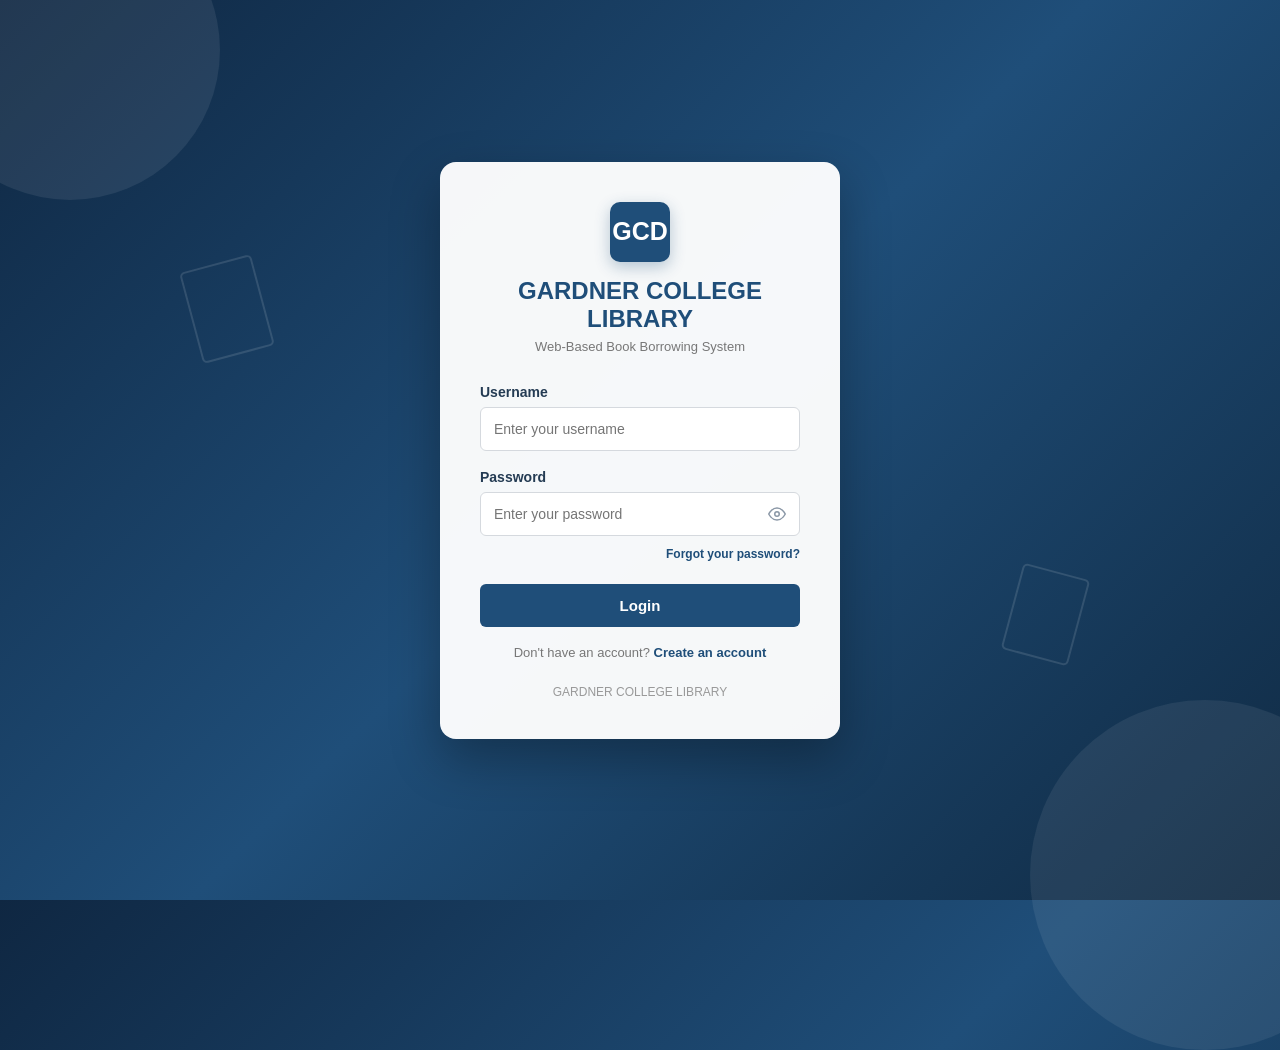
<file: students.html>
<!DOCTYPE html>
<html>

<head>
    <title>Registered Students - BOOKLIB</title>
    <link rel="stylesheet" href="style.css">
</head>

<body>

<div class="dashboard">

    <!-- SIDEBAR -->
    <div class="sidebar">

        <div class="brand">
            <div class="small-logo">B</div>

            <div>
                <h2>BOOKLIB</h2>
                <p>Library System</p>
            </div>
        </div>

        <div class="navigation">

            <p class="nav-title">MAIN MENU</p>

            <a href="dashboard.html" class="nav-link">
                Dashboard
            </a>

            <a href="books.html" class="nav-link">
                Books
            </a>

            <a href="borrow.html" class="nav-link">
                Borrow Books
            </a>

            <a href="borrowed.html" class="nav-link">
                My Borrowed Books
            </a>

            <a href="history.html" class="nav-link">
                Borrowing History
            </a>

            <p class="nav-title">ACCOUNT</p>

            <a href="#" class="nav-link">
                My Profile
            </a>

            <p class="nav-title admin-only">ADMIN</p>

            <a href="students.html" class="nav-link admin-only active">
                Registered Students
            </a>

        </div>

        <div class="sidebar-bottom">
            <a href="index.html" class="logout" onclick="logout(); return false;">
                Log Out
            </a>
        </div>

    </div>


    <!-- MAIN CONTENT -->
    <div class="content">

        <!-- HEADER -->
        <div class="top">

            <div>
                <h1>Registered Students</h1>
                <p>Every student account created through the registration form.</p>
            </div>

            <div class="profile">

                <div class="profile-picture">
                    A
                </div>

                <div>
                    <strong>Administrator</strong>
                    <p>Admin</p>
                </div>

            </div>

        </div>


        <!-- STUDENT TABLE -->
        <div class="section">

            <div class="section-header">

                <div>
                    <h2>Student Accounts</h2>
                    <p>Full name, student ID, and username for each registered account.</p>
                </div>

            </div>


            <div class="book-table-container">

                <table class="book-table">

                    <tr>
                        <th>Full Name</th>
                        <th>Student ID</th>
                        <th>Username</th>
                    </tr>

                    <tbody id="studentList"></tbody>

                </table>

            </div>

        </div>

    </div>

</div>

<script>
    var PAGE_REQUIRES_ADMIN = true;
</script>
<script src="auth.js"></script>

<script>

    var studentList =
        document.getElementById("studentList");

    var foundStudents = false;


    for (var i = 0; i < localStorage.length; i++) {

        var key =
            localStorage.key(i);


        if (key.indexOf("user_") === 0) {

            var account =
                JSON.parse(localStorage.getItem(key));


            /* Only list student accounts, not the admin session */

            if (account.role === "admin") {
                continue;
            }


            var row =
                document.createElement("tr");


            row.innerHTML =

                "<td>" + account.fullname + "</td>" +

                "<td>" + account.studentid + "</td>" +

                "<td>" + account.username + "</td>";


            studentList.appendChild(row);

            foundStudents = true;

        }

    }


    if (!foundStudents) {

        studentList.innerHTML =
            "<tr><td colspan='3'>No students have registered yet.</td></tr>";

    }

</script>

</body>
</html>
</file>
<file: style.css>
/* =========================================
   BOOKLIB — STYLE.CSS
   ========================================= */

* {
    margin: 0;
    padding: 0;
    box-sizing: border-box;
}

body {
    font-family: Arial, Helvetica, sans-serif;
    background: #f1f6fa;
    color: #293b50;
}

/* =========================================
   DASHBOARD LAYOUT
   ========================================= */

.dashboard {
    display: flex;
    min-height: 100vh;
}

/* =========================================
   SIDEBAR
   ========================================= */

.sidebar {
    width: 280px;
    min-height: 100vh;
    position: fixed;
    left: 0;
    top: 0;
    bottom: 0;
    z-index: 1000;

    background: linear-gradient(180deg, #174b78, #216b91, #168a8a);
    color: white;
    padding: 30px 20px;

    display: flex;
    flex-direction: column;

    box-shadow: 5px 0 25px rgba(20, 70, 100, 0.15);
}

.brand {
    display: flex;
    align-items: center;
    gap: 14px;
    padding: 5px 10px 40px;
}

.small-logo {
    width: 52px;
    height: 52px;
    background: white;
    color: #176b85;
    border-radius: 12px;

    display: flex;
    align-items: center;
    justify-content: center;

    font-size: 24px;
    font-weight: bold;

    box-shadow: 0 5px 15px rgba(0, 0, 0, 0.12);
}

.brand h2 {
    font-size: 23px;
    letter-spacing: 1px;
}

.brand p {
    font-size: 13px;
    color: #c5dce8;
    margin-top: 4px;
}

/* NAVIGATION */

.navigation {
    flex: 1;
}

.nav-title {
    font-size: 11px;
    letter-spacing: 1.5px;
    color: #b8d0dc;
    margin: 0 12px 13px;
}

.navigation .nav-title:nth-of-type(2) {
    margin-top: 30px;
}

.nav-link {
    display: block;
    color: #d9e8ef;
    text-decoration: none;

    padding: 14px 15px;
    margin-bottom: 5px;
    border-radius: 9px;

    font-size: 15px;
    transition: 0.2s;
}

.nav-link:hover {
    background: rgba(255, 255, 255, 0.14);
    color: white;
    transform: translateX(3px);
}

.nav-link.active {
    background: white;
    color: #176b85;
    font-weight: bold;
    box-shadow: 0 5px 15px rgba(0, 0, 0, 0.10);
}

.admin-only {
    display: none;
}

/* LOGOUT */

.sidebar-bottom {
    margin-top: auto;
}

.logout {
    display: block;
    color: #d9e8ef;
    text-decoration: none;

    padding: 14px 15px;
    border-radius: 9px;
    transition: 0.2s;
}

.logout:hover {
    background: rgba(255, 255, 255, 0.14);
    color: white;
}

/* =========================================
   MAIN CONTENT
   ========================================= */

.content {
    margin-left: 280px;
    width: calc(100% - 280px);
    min-height: 100vh;
    padding: 40px 50px;
    position: relative;
    z-index: 1;
}

/* TOP HEADER */

.top {
    display: flex;
    justify-content: space-between;
    align-items: center;
    margin-bottom: 35px;
}

.top h1 {
    font-size: 35px;
    color: #254964;
    margin-bottom: 7px;
}

.top > div:first-child p {
    color: #8495a5;
    font-size: 15px;
}

.page-header {
    margin-bottom: 30px;
}

.page-header h1 {
    font-size: 35px;
    color: #254964;
    margin-bottom: 7px;
}

.page-header p {
    color: #8495a5;
    font-size: 15px;
}

/* PROFILE BADGE */

.profile {
    display: flex;
    align-items: center;
    gap: 12px;

    background: white;
    padding: 10px 17px 10px 10px;
    border-radius: 13px;
    border: 1px solid #e1e9ee;

    box-shadow: 0 7px 20px rgba(35, 62, 88, 0.07);
}

.profile-picture {
    width: 48px;
    height: 48px;
    border-radius: 50%;

    background: linear-gradient(135deg, #3478c5, #20a67a);
    color: white;

    display: flex;
    align-items: center;
    justify-content: center;
    font-weight: bold;
}

.profile strong {
    color: #2d4256;
}

.profile p {
    color: #8998a8;
    font-size: 12px;
    margin-top: 4px;
}

/* =========================================
   STATISTICS (Dashboard)
   ========================================= */

.statistics {
    display: grid;
    grid-template-columns: repeat(4, 1fr);
    gap: 20px;
    margin-bottom: 30px;
}

.stat-card {
    position: relative;
    overflow: hidden;
    background: white;
    padding: 25px;
    border-radius: 14px;
    box-shadow: 0 7px 20px rgba(35, 62, 88, 0.07);
    transition: 0.25s;
}

.stat-card:hover {
    transform: translateY(-5px);
    box-shadow: 0 14px 30px rgba(35, 62, 88, 0.12);
}

.stat-card:nth-child(1) { border-top: 4px solid #3478c5; }
.stat-card:nth-child(2) { border-top: 4px solid #20a67a; }
.stat-card:nth-child(3) { border-top: 4px solid #8b62c9; }
.stat-card:nth-child(4) { border-top: 4px solid #e59b38; }

.stat-card p {
    color: #75879a;
    font-size: 14px;
    margin-bottom: 15px;
}

.stat-card h2 {
    font-size: 30px;
    margin-bottom: 15px;
}

.stat-card:nth-child(1) h2 { color: #3478c5; }
.stat-card:nth-child(2) h2 { color: #20a67a; }
.stat-card:nth-child(3) h2 { color: #8b62c9; }
.stat-card:nth-child(4) h2 { color: #e59b38; }

.stat-card span {
    color: #9aa8b5;
    font-size: 12px;
}

.stat-card::after {
    content: "";
    position: absolute;
    width: 90px;
    height: 90px;
    border-radius: 50%;
    right: -35px;
    bottom: -40px;
    opacity: 0.10;
}

.stat-card:nth-child(1)::after { background: #3478c5; }
.stat-card:nth-child(2)::after { background: #20a67a; }
.stat-card:nth-child(3)::after { background: #8b62c9; }
.stat-card:nth-child(4)::after { background: #e59b38; }

/* =========================================
   SEARCH AREA
   ========================================= */

.search-area {
    position: relative;
    overflow: hidden;

    display: flex;
    justify-content: space-between;
    align-items: center;

    padding: 27px 32px;
    margin-bottom: 30px;
    border-radius: 14px;

    background: linear-gradient(120deg, #216b91, #168a8a);
    box-shadow: 0 10px 25px rgba(23, 139, 139, 0.18);
}

.search-area::after {
    content: "";
    position: absolute;
    width: 160px;
    height: 160px;
    border: 1px solid rgba(255, 255, 255, 0.12);
    border-radius: 50%;
    right: -55px;
    top: -80px;
}

.search-area h2 {
    color: white;
    font-size: 23px;
    margin-bottom: 6px;
}

.search-area p {
    color: #d4e5eb;
    font-size: 13px;
}

.search {
    display: flex;
    gap: 10px;
}

.search input {
    width: 300px;
    padding: 14px;
    border: none;
    border-radius: 8px;
    outline: none;
    font-size: 14px;
}

.search button {
    border: none;
    padding: 0 21px;
    border-radius: 8px;
    background: #ffd166;
    color: #34495e;
    font-weight: bold;
    cursor: pointer;
    transition: 0.2s;
}

.search button:hover {
    background: #ffdc8a;
}

/* =========================================
   GENERIC SECTION / CARD CONTAINER
   ========================================= */

.section {
    background: white;
    border-radius: 14px;
    padding: 28px;
    margin-bottom: 25px;
    box-shadow: 0 7px 20px rgba(35, 62, 88, 0.07);
}

.section-header {
    display: flex;
    justify-content: space-between;
    align-items: center;
    margin-bottom: 23px;
}

.section-header h2 {
    color: #29475e;
    font-size: 22px;
    margin-bottom: 6px;
}

.section-header h2::after {
    content: "";
    display: block;
    width: 40px;
    height: 3px;
    margin-top: 8px;
    border-radius: 5px;
    background: linear-gradient(90deg, #3478c5, #20a67a);
}

.section-header p {
    color: #8999aa;
    font-size: 13px;
}

.section-header a {
    color: #3478c5;
    text-decoration: none;
    font-size: 13px;
    font-weight: bold;
}

.section-header a:hover {
    text-decoration: underline;
}

/* =========================================
   BOOK CARDS (Dashboard)
   ========================================= */

.book-list {
    display: grid;
    grid-template-columns: repeat(4, 1fr);
    gap: 18px;
}

.book-card {
    background: white;
    border: 1px solid #e1e9ef;
    border-radius: 12px;
    padding: 17px;
    transition: 0.25s;
}

.book-card:hover {
    transform: translateY(-5px);
    border-color: #72b8c5;
    box-shadow: 0 12px 25px rgba(30, 100, 130, 0.12);
}

.book-image {
    height: 150px;
    background: linear-gradient(135deg, #e4f1fa, #d9f2ed);
    color: #236789;
    border-radius: 9px;

    display: flex;
    align-items: center;
    justify-content: center;
    font-weight: bold;
    margin-bottom: 15px;
}

.book-card h3 {
    color: #2d4157;
    font-size: 15px;
    margin-bottom: 5px;
    min-height: 18px;
}

.book-card > p {
    color: #8999aa;
    font-size: 13px;
    margin-bottom: 13px;
    min-height: 16px;
}

.book-footer {
    display: flex;
    justify-content: space-between;
    align-items: center;
    margin-top: 14px;
}

/* STATUS PILLS */

.available {
    display: inline-block;
    background: #dff6eb;
    color: #16855f;
    padding: 7px 10px;
    border-radius: 6px;
    font-size: 11px;
    font-weight: bold;
}

.borrowed {
    display: inline-block;
    background: #fff0d6;
    color: #c47a13;
    padding: 7px 10px;
    border-radius: 6px;
    font-size: 11px;
    font-weight: bold;
}

/* BUTTONS */

.book-footer button,
.borrow-button,
.request-button {
    border: none;
    background: #3478c5;
    color: white;
    padding: 9px 14px;
    border-radius: 7px;
    cursor: pointer;
    font-size: 12px;
    transition: 0.2s;
}

.book-footer button:hover,
.borrow-button:hover,
.request-button:hover {
    background: #245e9e;
}

.book-footer button:disabled,
.borrow-button:disabled,
.request-button:disabled {
    background: #d5dce2;
    color: #8794a0;
    cursor: not-allowed;
}

/* .borrow-button is also used as a link (Browse Books) */
a.borrow-button {
    display: inline-block;
    text-decoration: none;
    padding: 12px 22px;
    font-weight: 600;
}

/* =========================================
   RECENT BORROWING TABLE (Dashboard)
   ========================================= */

.recent {
    border-top: 4px solid #3478c5;
}

.recent table {
    width: 100%;
    border-collapse: collapse;
}

.recent th {
    text-align: left;
    padding: 14px;
    background: #edf5fa;
    color: #31566f;
    font-size: 12px;
}

.recent td {
    padding: 15px 14px;
    border-bottom: 1px solid #edf0f3;
    color: #65788c;
    font-size: 13px;
}

.status-borrowed {
    background: #dff6eb;
    color: #16855f;
    padding: 7px 10px;
    border-radius: 6px;
    font-size: 11px;
    font-weight: bold;
}

.status-due {
    background: #fff0d6;
    color: #c47a13;
    padding: 7px 10px;
    border-radius: 6px;
    font-size: 11px;
    font-weight: bold;
}

/* =========================================
   BOOKS PAGE TABLE
   ========================================= */

.book-table-container {
    width: 100%;
    overflow-x: auto;
    margin-top: 20px;
}

.book-table {
    width: 100%;
    border-collapse: collapse;
    background: white;
    border: 1px solid #e1e9ef;
}

.book-table th {
    background: linear-gradient(90deg, #edf6fb, #edf8f6);
    color: #285671;
    text-align: left;
    padding: 15px;
    font-size: 13px;
    border-bottom: 1px solid #e2e9ee;
}

.book-table td {
    padding: 16px 15px;
    color: #536579;
    font-size: 13px;
    border-bottom: 1px solid #edf0f3;
}

.book-table tr:hover td {
    background: #f3fafb;
}

.book-note {
    background: white;
    padding: 22px;
    margin-top: 20px;
    border-radius: 12px;
    border-left: 4px solid #20a67a;
    box-shadow: 0 6px 18px rgba(35, 62, 88, 0.05);
}

.book-note h3 {
    color: #29415c;
    margin-bottom: 7px;
}

.book-note p {
    color: #7a899a;
    font-size: 13px;
}

/* =========================================
   NOTICE BANNERS (Borrow / History pages)
   ========================================= */

.borrow-notice,
.history-notice {
    display: flex;
    align-items: center;
    gap: 18px;

    background: white;
    padding: 20px 24px;
    margin-bottom: 25px;
    border-radius: 14px;
    border-left: 4px solid #e59b38;
    box-shadow: 0 7px 20px rgba(35, 62, 88, 0.07);
}

.notice-icon,
.history-icon {
    flex-shrink: 0;
    width: 42px;
    height: 42px;
    border-radius: 50%;

    background: #fff0d6;
    color: #c47a13;

    display: flex;
    align-items: center;
    justify-content: center;
    font-weight: bold;
    font-size: 18px;
}

.borrow-notice h3,
.history-notice h3 {
    color: #29415c;
    margin-bottom: 4px;
    font-size: 16px;
}

.borrow-notice p,
.history-notice p {
    color: #7a899a;
    font-size: 13px;
}

/* =========================================
   BORROW FORM (borrow.html)
   ========================================= */

.borrow-form {
    display: grid;
    grid-template-columns: repeat(2, 1fr);
    gap: 18px 20px;
}

.form-group {
    display: flex;
    flex-direction: column;
}

.form-group label {
    font-size: 13px;
    font-weight: bold;
    color: #4a5c70;
    margin-bottom: 7px;
}

.form-group input {
    padding: 12px 14px;
    border: 1px solid #d9e2e8;
    border-radius: 8px;
    font-size: 14px;
    outline: none;
    background: #f7fafc;
}

.form-group input:focus {
    border-color: #3478c5;
}

.borrow-form .request-button {
    grid-column: 1 / -1;
    padding: 13px 14px;
    font-size: 14px;
    justify-self: start;
}

/* RULES LIST */

.rules-list {
    display: flex;
    flex-direction: column;
    gap: 14px;
}

.rule-item {
    display: flex;
    align-items: center;
    gap: 16px;
}

.rule-item span {
    flex-shrink: 0;
    width: 32px;
    height: 32px;
    border-radius: 8px;

    background: #edf5fa;
    color: #3478c5;

    display: flex;
    align-items: center;
    justify-content: center;
    font-size: 12px;
    font-weight: bold;
}

.rule-item p {
    color: #65788c;
    font-size: 14px;
}

/* =========================================
   HISTORY TABLE (history.html)
   ========================================= */

.history-table-container {
    width: 100%;
    overflow-x: auto;
    margin-top: 10px;
}

.history-table {
    width: 100%;
    border-collapse: collapse;
    background: white;
    border: 1px solid #e1e9ef;
}

.history-table th {
    background: linear-gradient(90deg, #edf6fb, #edf8f6);
    color: #285671;
    text-align: left;
    padding: 15px;
    font-size: 13px;
    border-bottom: 1px solid #e2e9ee;
}

.history-table td {
    padding: 16px 15px;
    color: #536579;
    font-size: 13px;
    border-bottom: 1px solid #edf0f3;
}

.history-table tr:hover td {
    background: #f3fafb;
}

.history-pending {
    display: inline-block;
    background: #edf0f3;
    color: #75879a;
    padding: 7px 10px;
    border-radius: 6px;
    font-size: 11px;
    font-weight: bold;
}

.history-summary {
    display: grid;
    grid-template-columns: repeat(4, 1fr);
    gap: 20px;
}

.history-summary-card {
    background: white;
    padding: 22px;
    border-radius: 14px;
    box-shadow: 0 7px 20px rgba(35, 62, 88, 0.07);
    border-top: 4px solid #3478c5;
}

.history-summary-card p {
    color: #75879a;
    font-size: 14px;
    margin-bottom: 12px;
}

.history-summary-card h2 {
    font-size: 28px;
    color: #254964;
    margin-bottom: 10px;
}

.history-summary-card span {
    color: #9aa8b5;
    font-size: 12px;
}

/* =========================================
   BORROWED BOOKS PAGE (borrowed.html)
   ========================================= */

.borrow-summary {
    display: grid;
    grid-template-columns: repeat(3, 1fr);
    gap: 20px;
    margin-bottom: 30px;
}

.summary-card {
    background: white;
    border-radius: 16px;
    padding: 22px;
    display: flex;
    align-items: center;
    gap: 18px;
    box-shadow: 0 8px 25px rgba(20, 70, 100, 0.08);
}

.summary-icon {
    width: 55px;
    height: 55px;
    border-radius: 14px;
    background: #e7f5f7;

    display: flex;
    align-items: center;
    justify-content: center;
    font-size: 25px;
}

.summary-card h3 {
    margin: 0;
    font-size: 27px;
    color: #254964;
}

.summary-card p {
    margin: 4px 0 0;
    color: #8495a5;
    font-size: 14px;
}

.borrowed-container {
    background: white;
    border-radius: 18px;
    padding: 30px;
    box-shadow: 0 8px 25px rgba(20, 70, 100, 0.08);
}

.empty-borrowed {
    text-align: center;
    padding: 50px 20px 55px;
}

.empty-icon {
    width: 80px;
    height: 80px;
    margin: 0 auto 20px;

    background: #e9f6f7;
    border-radius: 50%;
    font-size: 35px;

    display: flex;
    align-items: center;
    justify-content: center;
}

.empty-borrowed h2 {
    color: #315d78;
    margin: 0 0 10px;
}

.empty-borrowed p {
    color: #8b9baa;
    margin-bottom: 22px;
}

/* =========================================
   RESPONSIVE
   ========================================= */

@media (max-width: 1100px) {
    .statistics { grid-template-columns: repeat(2, 1fr); }
    .book-list { grid-template-columns: repeat(2, 1fr); }
    .borrow-summary { grid-template-columns: 1fr; }
    .history-summary { grid-template-columns: repeat(2, 1fr); }
    .borrow-form { grid-template-columns: 1fr; }

    .search-area {
        flex-direction: column;
        align-items: flex-start;
        gap: 18px;
    }

    .search { width: 100%; }
    .search input { flex: 1; }
}

@media (max-width: 800px) {
    .sidebar { width: 220px; }

    .content {
        margin-left: 220px;
        width: calc(100% - 220px);
        padding: 25px;
    }

    .top {
        flex-direction: column;
        align-items: flex-start;
        gap: 18px;
    }
}

@media (max-width: 600px) {
    .dashboard { display: block; }

    .sidebar {
        position: relative;
        width: 100%;
        min-height: auto;
    }

    .content {
        margin-left: 0;
        width: 100%;
        padding: 20px;
    }

    .statistics { grid-template-columns: 1fr; }
    .book-list { grid-template-columns: 1fr; }
    .history-summary { grid-template-columns: 1fr; }

    .search {
        width: 100%;
        flex-direction: column;
    }

    .search input { width: 100%; }
    .search button { padding: 13px; }
}
</file>
